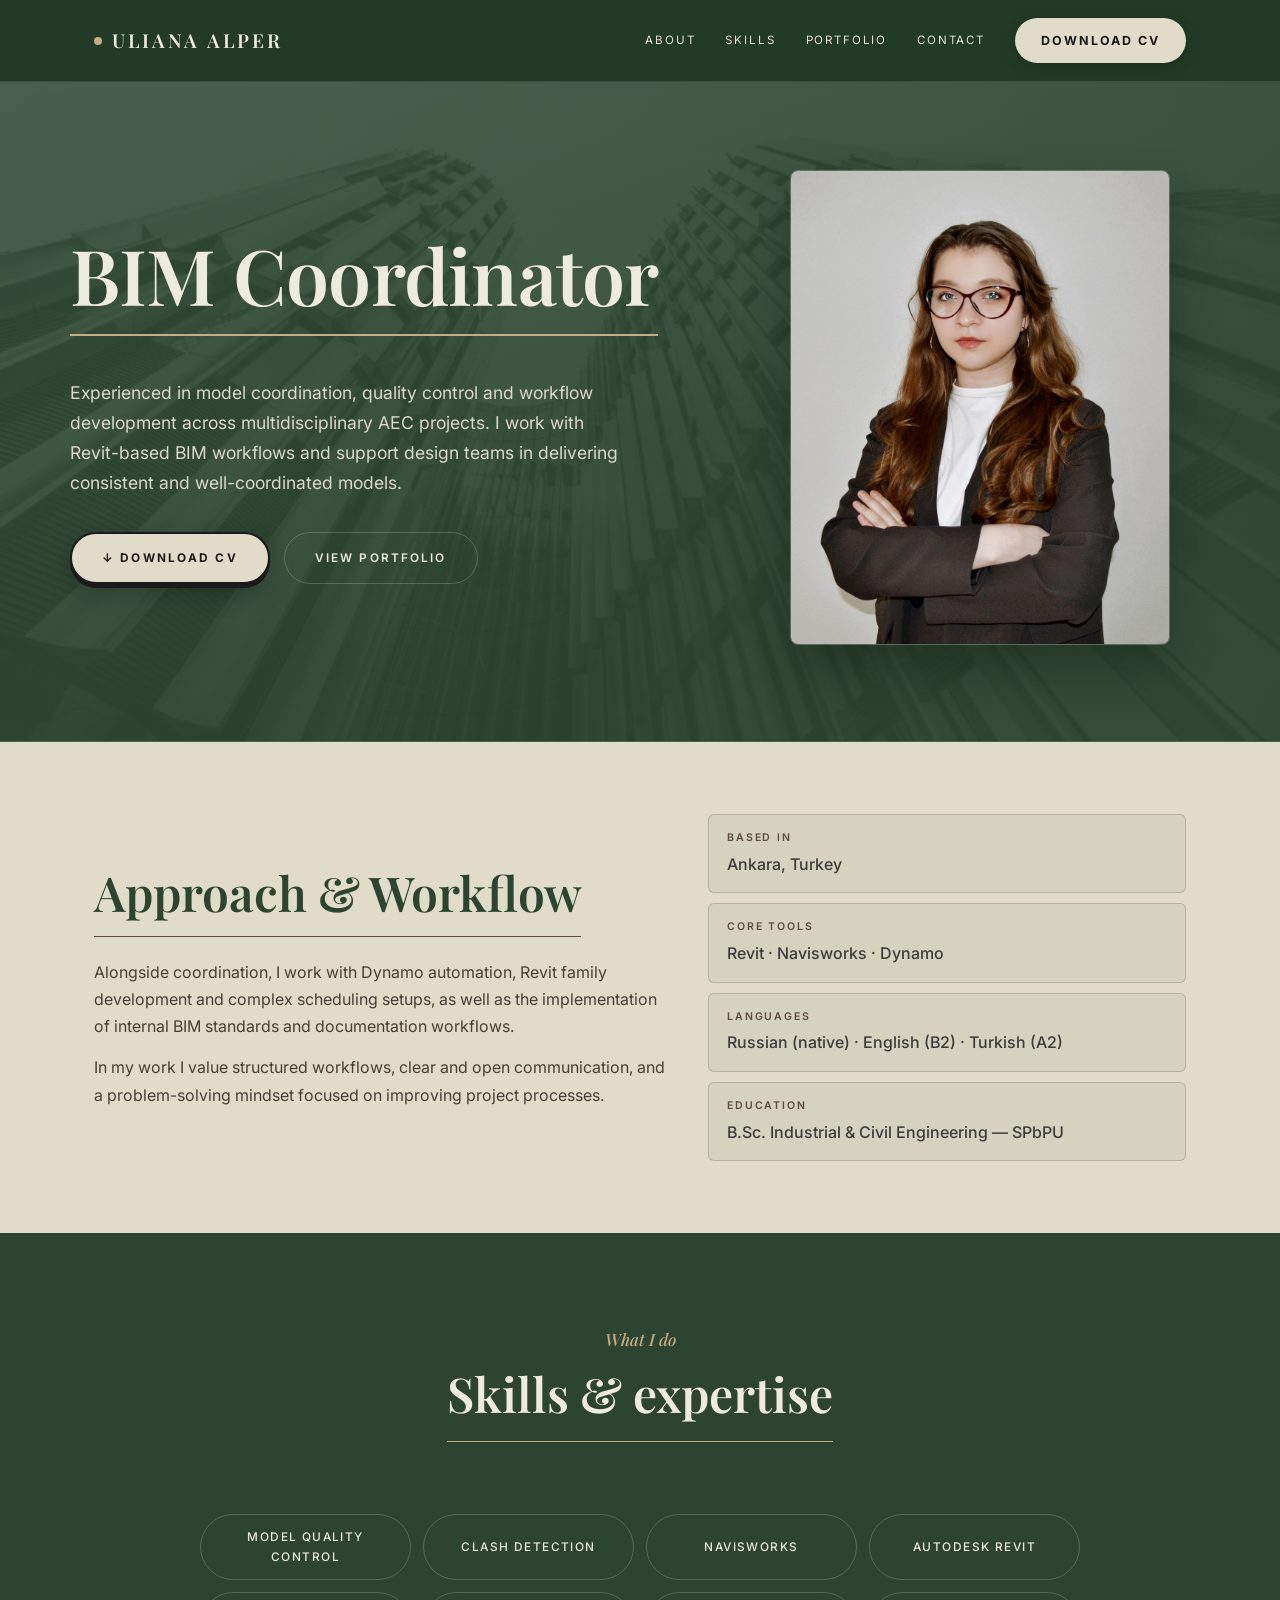
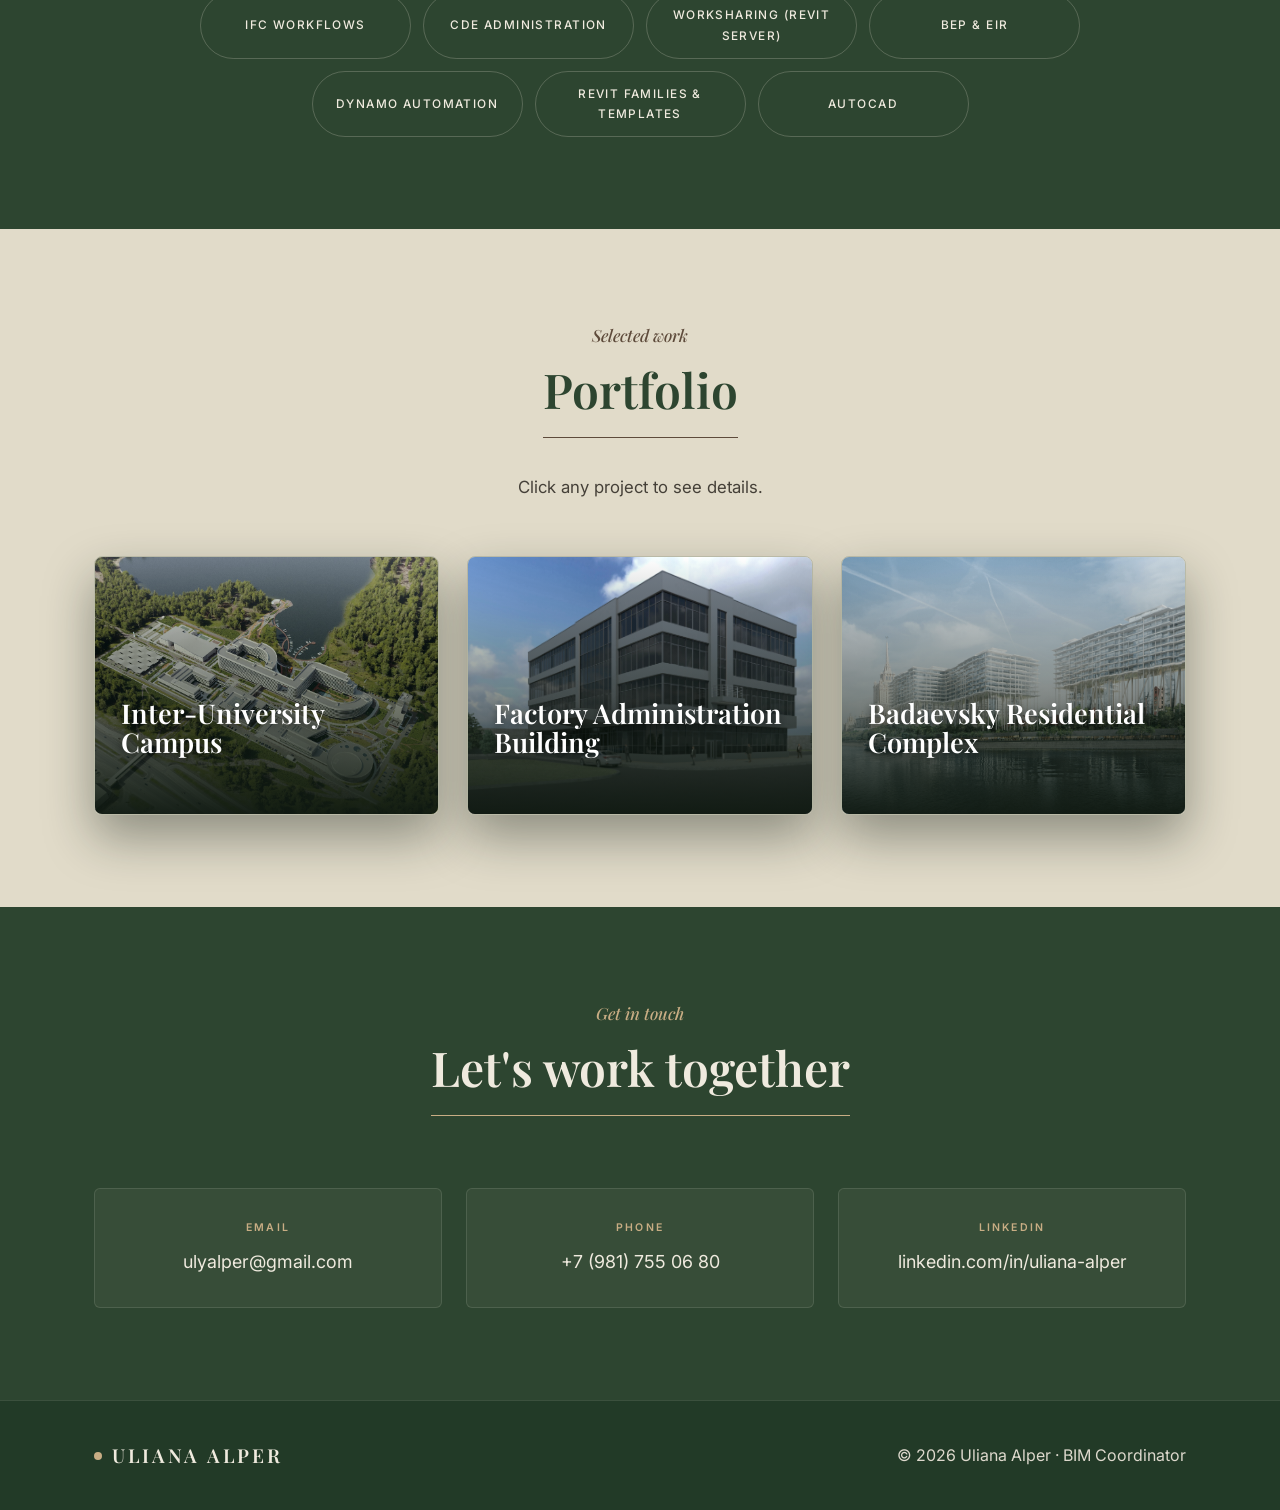
<file: index.html>
<!DOCTYPE html>
<html lang="en">
<head>
  <meta charset="UTF-8" />
  <meta name="viewport" content="width=device-width, initial-scale=1.0" />
  <title>Uliana Alper — BIM Coordinator</title>
  <meta name="description" content="Portfolio of Uliana Alper, BIM Coordinator specialising in model coordination, quality control and CDE administration for multidisciplinary AEC projects." />
  <link rel="preconnect" href="https://fonts.googleapis.com" />
  <link rel="preconnect" href="https://fonts.gstatic.com" crossorigin />
  <link href="https://fonts.googleapis.com/css2?family=Playfair+Display:ital,wght@0,500;0,600;0,700;1,500;1,600&family=Inter:wght@400;500;600&display=swap" rel="stylesheet" />
  <link rel="stylesheet" href="css/styles.css" />
</head>
<body>
  <!-- Navbar -->
  <header class="nav">
    <div class="nav-inner">
      <a class="brand" href="index.html">
        <span class="dot"></span> Uliana Alper
      </a>
      <button class="nav-toggle" aria-label="Toggle menu" id="navToggle">☰</button>
      <nav class="nav-links" id="navLinks">
        <a href="#top">About</a>
        <a href="#skills">Skills</a>
        <a href="#portfolio">Portfolio</a>
        <a href="#contact">Contact</a>
        <a class="btn btn-primary" href="assets/Uliana_Alper_CV.pdf" download>Download CV</a>
      </nav>
    </div>
  </header>

  <!-- Hero -->
  <section class="hero" id="top">
    <div class="container hero-grid">
      <div class="hero-text">
        <h1>BIM Coordinator</h1>
        <p class="lead">
          Experienced in model coordination, quality control and workflow development
          across multidisciplinary AEC projects. I work with Revit-based BIM workflows
          and support design teams in delivering consistent and well-coordinated models.
        </p>
        <div class="hero-actions">
          <a class="btn btn-primary" href="assets/Uliana_Alper_CV.pdf" download>↓ Download CV</a>
          <a class="btn btn-ghost" href="#portfolio">View Portfolio</a>
        </div>
      </div>
      <div class="hero-photo">
        <img src="assets/profilephoto.jpg" alt="Portrait of Uliana Alper" />
      </div>
    </div>
  </section>

  <!-- About -->
  <section class="section section-sand" id="about">
    <div class="container">
      <div class="about-grid">
        <div class="about-text">
          <h2>Approach &amp; Workflow</h2>
          <p>
            Alongside coordination, I work with Dynamo automation, Revit family
            development and complex scheduling setups, as well as the implementation
            of internal BIM standards and documentation workflows.
          </p>
          <p>
            In my work I value structured workflows, clear and open communication,
            and a problem-solving mindset focused on improving project processes.
          </p>
        </div>
        <div class="facts">
          <div class="fact">
            <div class="label">Based in</div>
            <div class="value">Ankara, Turkey</div>
          </div>
          <div class="fact">
            <div class="label">Core tools</div>
            <div class="value">Revit · Navisworks · Dynamo</div>
          </div>
          <div class="fact">
            <div class="label">Languages</div>
            <div class="value">Russian (native) · English (B2) · Turkish (A2)</div>
          </div>
          <div class="fact">
            <div class="label">Education</div>
            <div class="value">B.Sc. Industrial &amp; Civil Engineering — SPbPU</div>
          </div>
        </div>
      </div>
    </div>
  </section>

  <!-- Skills -->
  <section class="section section-pine" id="skills">
    <div class="container">
      <div class="section-head">
        <p class="eyebrow">What I do</p>
        <h2>Skills &amp; expertise</h2>
      </div>
      <div class="chips">
        <span class="chip">Model Quality Control</span>
        <span class="chip">Clash Detection</span>
        <span class="chip">Navisworks</span>
        <span class="chip">Autodesk Revit</span>
        <span class="chip">IFC Workflows</span>
        <span class="chip">CDE Administration</span>
        <span class="chip">Worksharing (Revit Server)</span>
        <span class="chip">BEP &amp; EIR</span>
        <span class="chip">Dynamo Automation</span>
        <span class="chip">Revit Families &amp; Templates</span>
        <span class="chip">AutoCAD</span>
      </div>
    </div>
  </section>

  <!-- Portfolio -->
  <section class="section section-sand" id="portfolio">
    <div class="container">
      <div class="section-head">
        <p class="eyebrow">Selected work</p>
        <h2>Portfolio</h2>
        <p class="sub">Click any project to see details.</p>
      </div>
      <div class="portfolio-grid" id="portfolioGrid"><!-- cards injected by main.js --></div>
    </div>
  </section>

  <!-- Contact -->
  <section class="section section-pine" id="contact">
    <div class="container">
      <div class="section-head">
        <p class="eyebrow">Get in touch</p>
        <h2>Let's work together</h2>
      </div>
      <div class="contact-grid">
        <div class="contact-card">
          <div class="label">Email</div>
          <div class="value"><a href="mailto:ulyalper@gmail.com">ulyalper@gmail.com</a></div>
        </div>
        <div class="contact-card">
          <div class="label">Phone</div>
          <div class="value"><a href="tel:+79817550680">+7 (981) 755 06 80</a></div>
        </div>
        <div class="contact-card">
          <div class="label">LinkedIn</div>
          <div class="value"><a href="https://www.linkedin.com/in/uliana-alper" target="_blank" rel="noopener">linkedin.com/in/uliana-alper</a></div>
        </div>
      </div>
    </div>
  </section>

  <!-- Footer -->
  <footer class="footer">
    <div class="container footer-inner">
      <span class="brand"><span class="dot"></span> Uliana Alper</span>
      <span>© <span id="year"></span> Uliana Alper · BIM Coordinator</span>
    </div>
  </footer>

  <script src="js/projects.js"></script>
  <script src="js/main.js"></script>
</body>
</html>
</file>
<file: css/styles.css>
/* ===========================================================
   Uliana Alper — BIM Portfolio
   Theme: DARK — Dark Pine background, sand text,
   earth-brown / tan accents, charcoal panels
   palette: Beige Sand #E1DBC9 · Earth Brown #5E4B3B
            Dark Pine #2D4530 · Charcoal Grey #3C3C3C
   =========================================================== */

:root {
  --pine: #2d4530;        /* page background */
  --pine-soft: #34503a;   /* lighter band / cards */
  --pine-deep: #223a27;   /* footer / deepest */
  --charcoal: #3c3c3c;    /* panel sections */
  --sand: #e1dbc9;        /* Beige Sand — light text / buttons */
  --cream: #efeade;       /* brightest text */
  --muted: #ddd8cc;       /* secondary text on dark pine — clearer grey-cream */
  --accent: #c8ad84;      /* light tan (tint of earth brown) for accents */
  --accent-deep: #5e4b3b; /* Earth Brown — accent on light sand */
  --brown-muted: #454038; /* secondary text on sand — darker grey-brown */
  --line: rgba(239, 233, 218, 0.22);
  --line-soft: rgba(239, 233, 218, 0.12);
  --line-dark: rgba(45, 69, 48, 0.22);
  --shadow: 0 22px 50px rgba(15, 25, 17, 0.4);
  --radius: 6px;
  --radius-lg: 8px;
  --maxw: 1140px;
}

* { box-sizing: border-box; }

html { scroll-behavior: smooth; }

body {
  margin: 0;
  font-family: "Inter", system-ui, -apple-system, Segoe UI, Roboto, sans-serif;
  color: var(--cream);
  background: var(--pine);
  line-height: 1.7;
  -webkit-font-smoothing: antialiased;
}

/* readable text selection highlight */
::selection { background: var(--accent); color: var(--pine-deep); }

h1, h2, h3, .display {
  font-family: "Playfair Display", Georgia, serif;
  font-weight: 600;
  line-height: 1.1;
  letter-spacing: 0;
  margin: 0 0 0.4em;
  color: var(--cream);
}

a { color: inherit; text-decoration: none; }

img { display: block; max-width: 100%; }

.container {
  width: 100%;
  max-width: var(--maxw);
  margin: 0 auto;
  padding: 0 24px;
}

/* italic serif eyebrow */
.eyebrow {
  font-family: "Playfair Display", Georgia, serif;
  font-style: italic;
  font-size: 1.05rem;
  font-weight: 500;
  color: var(--accent);
  margin: 0 0 14px;
}

/* ---------- Buttons ---------- */
.btn {
  display: inline-flex;
  align-items: center;
  gap: 10px;
  padding: 14px 30px;
  border-radius: 999px;
  font-weight: 600;
  font-size: 0.74rem;
  text-transform: uppercase;
  letter-spacing: 0.18em;
  border: 1.5px solid transparent;
  cursor: pointer;
  transition: transform 0.18s ease, background 0.18s ease, color 0.18s ease, border-color 0.18s ease;
}
.btn:hover { transform: translateY(-2px); }
/* beige fill, dark text, dark border for contrast */
.btn-primary {
  background: var(--sand);
  color: #1a1a1a;
  font-weight: 700;
  border: 2px solid #1a1a1a;
  box-shadow: 0 4px 0 #1a1a1a, 0 8px 24px rgba(0, 0, 0, 0.28);
}
.btn-primary:hover {
  background: var(--cream);
  color: #000000;
  border-color: #000000;
  box-shadow: 0 2px 0 #1a1a1a, 0 6px 20px rgba(0, 0, 0, 0.32);
}
.btn-ghost { border-color: var(--line); color: var(--cream); }
.btn-ghost:hover { background: var(--sand); color: var(--pine-deep); border-color: var(--sand); }
.btn-outline { border-color: var(--sand); color: var(--sand); }
.btn-outline:hover { background: var(--sand); color: var(--pine-deep); }

/* ---------- Navbar ---------- */
.nav {
  position: sticky;
  top: 0;
  z-index: 50;
  background: rgba(34, 58, 39, 0.92);
  backdrop-filter: blur(10px);
  color: var(--cream);
  border-bottom: 1px solid var(--line-soft);
}
.nav-inner {
  display: flex;
  align-items: center;
  justify-content: space-between;
  padding: 18px 24px;
  max-width: var(--maxw);
  margin: 0 auto;
}
.brand {
  font-family: "Playfair Display", Georgia, serif;
  font-size: 1.2rem;
  font-weight: 600;
  letter-spacing: 0.14em;
  text-transform: uppercase;
  display: flex;
  align-items: center;
  gap: 10px;
}
.brand .dot { width: 8px; height: 8px; border-radius: 50%; background: var(--accent); }
.nav-links { display: flex; align-items: center; gap: 30px; }
.nav-links a {
  font-size: 0.72rem;
  text-transform: uppercase;
  letter-spacing: 0.16em;
  color: #e8e4d9;
  transition: color 0.18s;
}
.nav-links a:hover { color: var(--accent); }

/* nav Download CV — beige fill, dark text */
.nav-links a.btn-primary {
  color: #1a1a1a;
  background: var(--sand);
  font-size: 0.78rem;
  font-weight: 700;
  padding: 12px 26px;
  border: none;
  box-shadow: 0 4px 14px rgba(0, 0, 0, 0.2);
}
.nav-links a.btn-primary:hover {
  color: #000000;
  background: var(--cream);
  border: none;
  box-shadow: 0 6px 18px rgba(0, 0, 0, 0.24);
}

.nav-toggle { display: none; background: none; border: 0; color: var(--cream); font-size: 1.5rem; cursor: pointer; }

/* ---------- Hero ---------- */
.hero {
  background: linear-gradient(160deg, var(--pine-soft) 0%, var(--pine) 70%);
  color: var(--cream);
  position: relative;
  overflow: hidden;
  border-bottom: 1px solid var(--line-soft);
}
.hero::before {
  content: "";
  position: absolute;
  inset: 0;
  background-image: url("../assets/blueprint2.png");
  background-repeat: no-repeat;
  background-position: center;
  background-size: cover;
  filter: brightness(0.85) contrast(1.05);
  opacity: 0.3;
  pointer-events: none;
  z-index: 0;
}
.hero::after {
  content: "";
  position: absolute;
  inset: 0;
  background: linear-gradient(160deg, rgba(52,80,58,0.55) 0%, rgba(45,69,48,0.82) 70%);
  pointer-events: none;
  z-index: 0;
}
.hero-grid {
  display: grid;
  grid-template-columns: 1.15fr 0.85fr;
  gap: 56px;
  align-items: center;
  padding: 88px 0 96px;
  position: relative;
  z-index: 1;
}
.hero h1 { font-size: clamp(2.8rem, 6vw, 5rem); letter-spacing: -0.01em; position: relative; display: inline-block; padding-bottom: 20px; margin-bottom: 24px; }
.hero h1::after {
  content: "";
  position: absolute;
  left: 0; right: 0; bottom: 0;
  height: 2px;
  background: var(--accent);
}
.hero h1 .accent { color: var(--accent); font-style: italic; }
.hero .lead { font-size: 1.1rem; color: var(--muted); max-width: 32em; margin-bottom: 34px; }
.hero-actions { display: flex; flex-wrap: wrap; gap: 14px; }

.hero-photo {
  position: relative;
  justify-self: center;
}
.hero-photo img {
  width: 100%;
  max-width: 380px;
  aspect-ratio: 4 / 5;
  object-fit: cover;
  border-radius: var(--radius-lg);
  border: 1px solid var(--line);
  box-shadow: var(--shadow);
  filter: grayscale(0.1) contrast(1.02);
}
.hero-photo .badge {
  position: absolute;
  bottom: -16px; left: 50%;
  transform: translateX(-50%);
  background: var(--sand);
  color: var(--pine-deep);
  padding: 10px 22px;
  border-radius: 999px;
  font-weight: 600;
  font-size: 0.66rem;
  text-transform: uppercase;
  letter-spacing: 0.16em;
  white-space: nowrap;
  box-shadow: var(--shadow);
}

/* ---------- Section shells ---------- */
.section { padding: 92px 0; }
.section-head { max-width: 680px; margin: 0 auto 54px; text-align: center; }
.section-head .eyebrow { display: block; }
.section h2 { font-size: clamp(2.1rem, 4vw, 3rem); }
.section-head h2 { position: relative; display: inline-block; padding-bottom: 22px; margin-bottom: 18px; }
.section-head h2::after {
  content: "";
  position: absolute;
  left: 0; right: 0; bottom: 0;
  height: 1px;
  background: var(--accent);
}
.section .sub { color: var(--muted); font-size: 1.05rem; }

/* alternating section backgrounds */
.section-pine { background: var(--pine); color: var(--cream); }
.section-sand { background: var(--sand); color: var(--charcoal); }

/* light (sand) section overrides so text stays high-contrast */
.section-sand h1, .section-sand h2, .section-sand h3 { color: var(--pine); }
.section-sand .eyebrow { color: var(--accent-deep); }
.section-sand .sub { color: var(--brown-muted); }
.section-sand .section-head h2::after { background: var(--accent-deep); }
.section-sand .about-text p { color: var(--brown-muted); }
.section-sand .fact { background: rgba(45, 69, 48, 0.06); border-color: var(--line-dark); }
.section-sand .fact .label { color: var(--accent-deep); }
.section-sand .fact .value { color: var(--charcoal); }
.section-sand .chip { border-color: var(--line-dark); color: var(--pine); }
.section-sand .project-card { border-color: var(--line-dark); }
.section-sand .contact-card { background: rgba(45, 69, 48, 0.05); border-color: var(--line-dark); }
.section-sand .contact-card .label { color: var(--accent-deep); }
.section-sand .contact-card .value { color: var(--charcoal); }
.section-sand .contact-card a:hover { color: var(--accent-deep); }

/* sand section — project detail content */
.section-sand .detail-summary { color: var(--brown-muted); }
.section-sand .resp-list li { color: var(--charcoal); }
.section-sand .resp-list li::before { background: var(--accent-deep); }
.section-sand .gallery img { border-color: var(--line-dark); box-shadow: 0 16px 40px rgba(45, 69, 48, 0.12); }

/* ---------- About ---------- */
#about.section { padding: 72px 0; }
.about-grid { display: grid; grid-template-columns: 1.2fr 1fr; gap: 40px; align-items: center; }
.about-text h2 { position: relative; display: inline-block; padding-bottom: 18px; margin-bottom: 22px; }
.about-text h2::after {
  content: "";
  position: absolute;
  left: 0; right: 0; bottom: 0;
  height: 1px;
  background: var(--accent-deep);
}
.about-text p { color: var(--muted); margin: 0 0 14px; }
.about-text p:last-child { margin-bottom: 0; }
.facts { display: grid; gap: 10px; }
#about .fact { padding: 14px 18px; }
.fact {
  background: rgba(239, 233, 218, 0.05);
  border: 1px solid var(--line-soft);
  border-radius: var(--radius);
  padding: 18px 22px;
}
.fact .label { font-size: 0.66rem; text-transform: uppercase; letter-spacing: 0.18em; color: var(--accent); font-weight: 600; }
.fact .value { font-weight: 500; margin-top: 4px; color: var(--cream); }

/* ---------- Skills ---------- */
.chips { display: flex; flex-wrap: wrap; gap: 12px; justify-content: center; max-width: 880px; margin: 0 auto; }
.chip {
  flex: 0 0 calc(25% - 9px);
  display: flex;
  align-items: center;
  justify-content: center;
  text-align: center;
  background: transparent;
  border: 1px solid var(--line);
  color: var(--cream);
  padding: 12px 16px;
  border-radius: 999px;
  font-weight: 500;
  font-size: 0.74rem;
  text-transform: uppercase;
  letter-spacing: 0.12em;
}

/* ---------- Portfolio grid ---------- */
.portfolio-grid {
  display: grid;
  grid-template-columns: repeat(auto-fill, minmax(320px, 1fr));
  gap: 28px;
}
.project-card {
  position: relative;
  border-radius: var(--radius-lg);
  overflow: hidden;
  aspect-ratio: 4 / 3;
  box-shadow: var(--shadow);
  cursor: pointer;
  display: block;
  border: 1px solid var(--line-soft);
}
.project-card img {
  width: 100%; height: 100%;
  object-fit: cover;
  filter: grayscale(0.3) contrast(1.03);
  transition: transform 0.5s ease, filter 0.5s ease;
}
.project-card::before {
  content: "";
  position: absolute; inset: 0;
  background: linear-gradient(to top, rgba(15,25,17,0.96) 0%, rgba(15,25,17,0.5) 45%, transparent 100%);
  z-index: 1;
}
.project-card:hover img { transform: scale(1.05); filter: grayscale(0) contrast(1.03); }
.project-card .meta {
  position: absolute;
  left: 26px; right: 26px; bottom: 24px;
  z-index: 2;
  color: var(--cream);
}
.project-card h3 {
  font-size: 1.7rem;
  margin: 0 0 4px;
  color: #fff;
  text-shadow: 0 2px 8px rgba(0, 0, 0, 0.55);
}
.project-card .view {
  display: inline-flex; align-items: center; gap: 8px;
  font-size: 0.7rem; text-transform: uppercase; letter-spacing: 0.16em;
  color: var(--muted);
  opacity: 0; transform: translateY(6px);
  transition: opacity 0.25s, transform 0.25s;
}
.project-card:hover .view { opacity: 1; transform: translateY(0); }

/* ---------- Contact ---------- */
.contact-grid { display: grid; grid-template-columns: repeat(auto-fit, minmax(240px, 1fr)); gap: 24px; margin-top: 40px; }
.contact-card {
  background: rgba(239,233,218,0.05);
  border: 1px solid var(--line-soft);
  border-radius: var(--radius);
  padding: 30px;
  text-align: center;
}
.contact-card .label { font-size: 0.66rem; text-transform: uppercase; letter-spacing: 0.2em; color: var(--accent); font-weight: 600; }
.contact-card .value { font-size: 1.12rem; margin-top: 10px; word-break: break-word; color: var(--cream); }
.contact-card a:hover { color: var(--accent); }

/* ---------- Footer ---------- */
.footer { background: var(--pine-deep); color: var(--muted); padding: 38px 0; border-top: 1px solid var(--line-soft); }
.footer-inner { display: flex; flex-wrap: wrap; gap: 16px; justify-content: space-between; align-items: center; }
.footer .brand { color: var(--cream); letter-spacing: 0.14em; text-transform: uppercase; }

/* ===========================================================
   Project detail page
   =========================================================== */
.detail-hero {
  padding: 44px 0 64px;
  border-bottom: 1px solid var(--line-soft);
}
.back-link {
  display: inline-flex; align-items: center; gap: 8px;
  color: var(--muted); font-size: 0.7rem;
  text-transform: uppercase; letter-spacing: 0.16em;
  margin-bottom: 30px;
}
.back-link:hover { color: var(--accent); }
.detail-hero h1 { font-size: clamp(2.4rem, 5vw, 3.6rem); max-width: 16em; }

.detail-meta {
  display: grid;
  grid-template-columns: repeat(auto-fit, minmax(150px, 1fr));
  gap: 20px;
  margin-top: 38px;
  padding-top: 30px;
  border-top: 1px solid var(--line);
}
.detail-meta .label { font-size: 0.66rem; text-transform: uppercase; letter-spacing: 0.18em; color: var(--accent); font-weight: 600; }
.detail-meta .value { margin-top: 6px; font-weight: 500; color: var(--cream); }

.detail-body { padding: 76px 0; }
.detail-cols { display: grid; grid-template-columns: 1.4fr 1fr; gap: 56px; align-items: start; }
.detail-cols h2 { font-size: 2rem; }
.detail-summary { color: var(--muted); font-size: 1.08rem; }
.resp-list { list-style: none; padding: 0; margin: 0; display: grid; gap: 14px; }
.resp-list li { position: relative; padding-left: 28px; color: var(--cream); }
.resp-list li::before {
  content: "";
  position: absolute; left: 0; top: 11px;
  width: 10px; height: 10px;
  border-radius: 50%;
  background: var(--accent);
}

.gallery { display: grid; gap: 22px; margin-top: 8px; }
.gallery img { width: 100%; border-radius: var(--radius); box-shadow: var(--shadow); border: 1px solid var(--line-soft); }

.detail-cta { padding: 60px 0; text-align: center; }
.detail-cta h2 { font-size: 2.1rem; }
.detail-cta .sub { color: var(--muted); }

.not-found { text-align: center; padding: 120px 24px; }
.not-found .sub { color: var(--muted); }

/* ===========================================================
   Responsive
   =========================================================== */
@media (max-width: 900px) {
  .hero-grid { grid-template-columns: 1fr; text-align: center; padding: 64px 0 76px; }
  .hero .lead { margin-left: auto; margin-right: auto; }
  .hero-actions { justify-content: center; }
  .hero-photo { order: -1; }
  .about-grid { grid-template-columns: 1fr; gap: 36px; }
  .about-text { text-align: center; }
  .detail-cols { grid-template-columns: 1fr; gap: 36px; }
  .chip { flex: 0 0 calc(50% - 6px); }
}

@media (max-width: 680px) {
  .nav-links {
    display: none;
    position: absolute;
    top: 100%; left: 0; right: 0;
    flex-direction: column;
    gap: 0;
    background: var(--pine-deep);
    padding: 8px 0;
    border-bottom: 1px solid var(--line-soft);
  }
  .nav-links.open { display: flex; }
  .nav-links a { padding: 14px 24px; }
  .nav-toggle { display: block; }
  .section { padding: 64px 0; }
  .chip { flex: 0 0 100%; }
}
</file>
